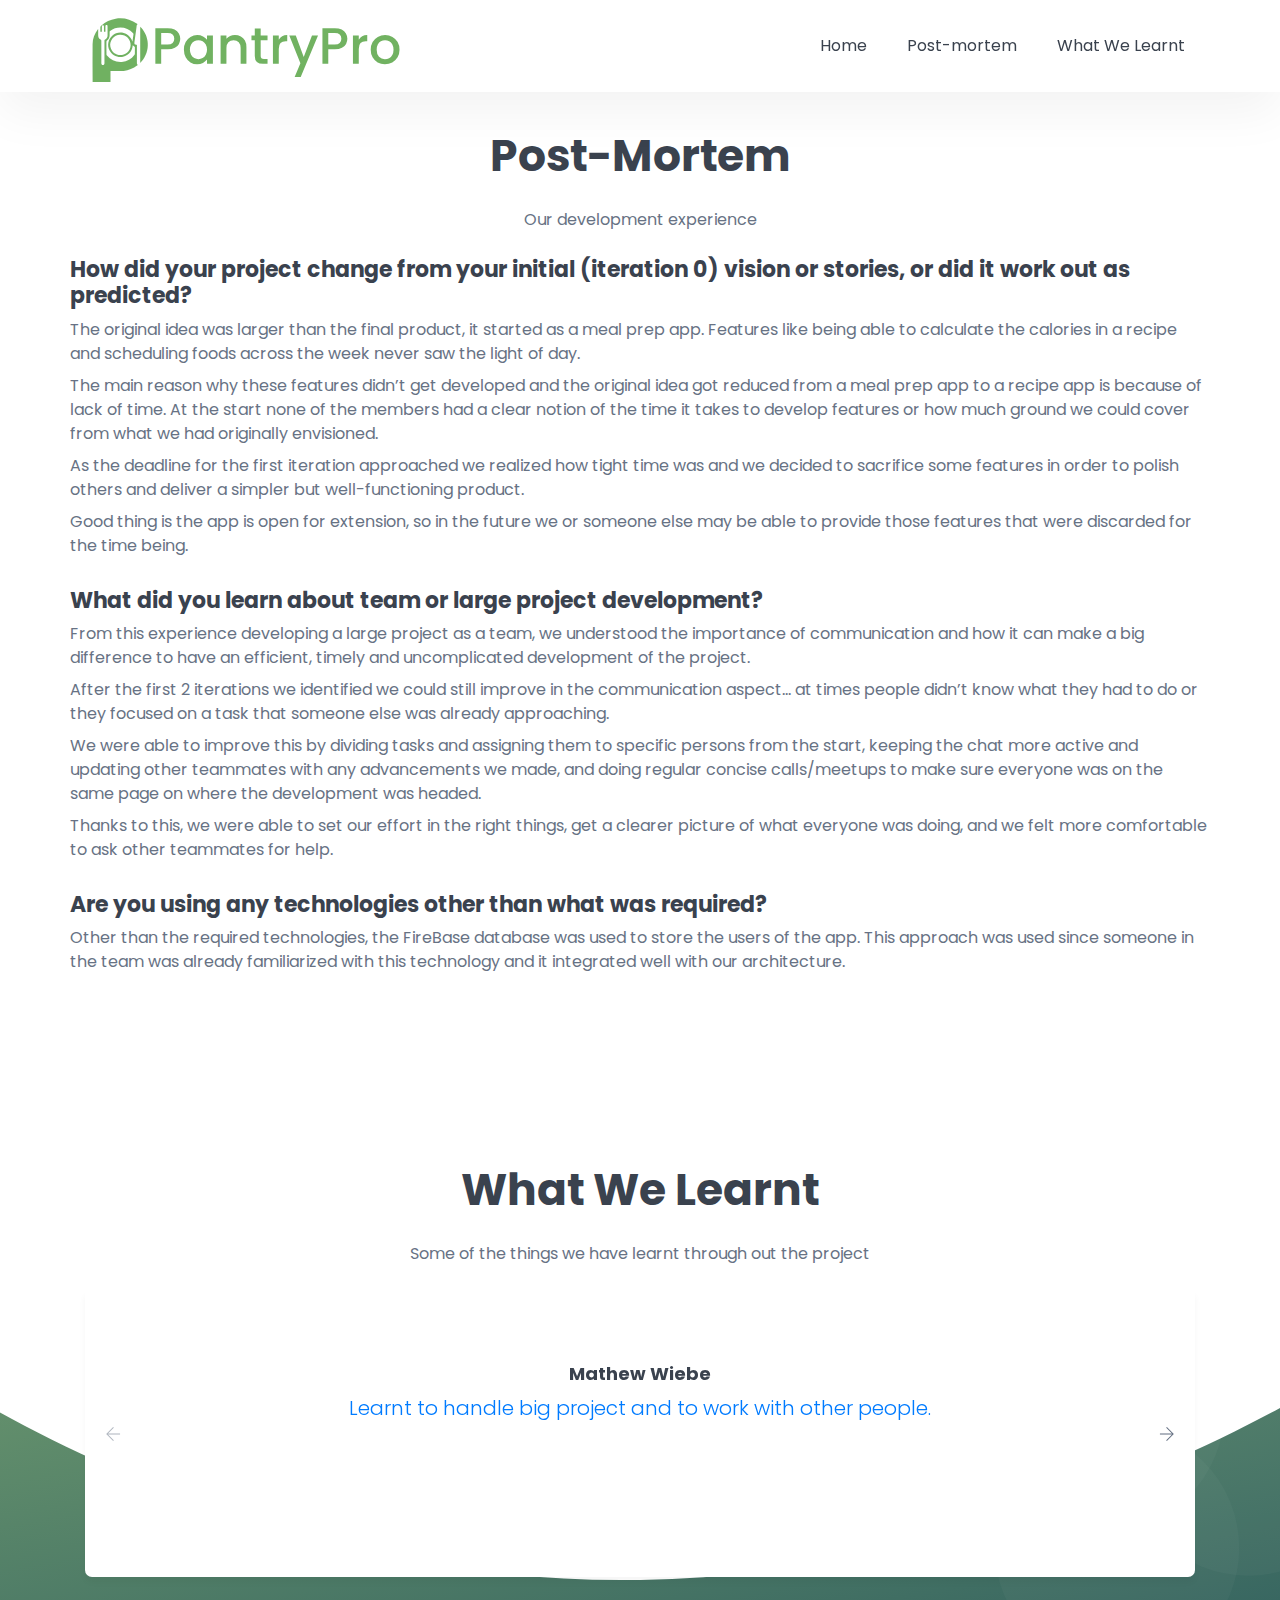
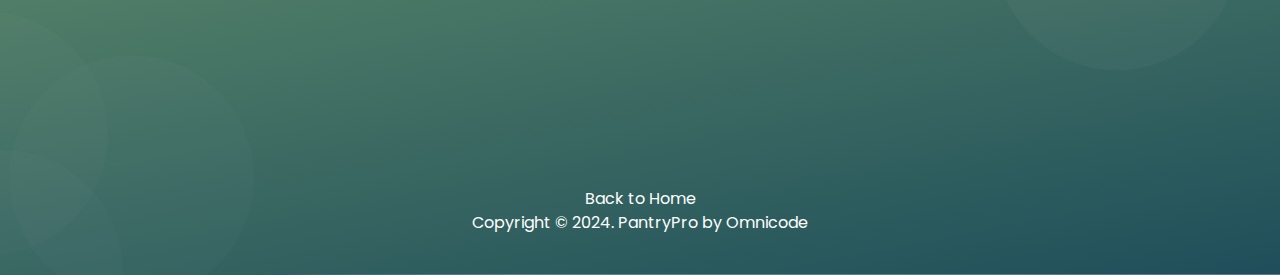
<file: website/postmortem.html>
<!doctype html>
<html class="no-js" lang="en">

<head>
    <meta charset="utf-8">
    
    <!--====== Title ======-->
    <title>PantryPro</title>
    
    <meta name="description" content="">
    <meta name="viewport" content="width=device-width, initial-scale=1">

    <!--====== Favicon Icon ======-->
    <link rel="shortcut icon" href="assets/images/favicon.png" type="image/png">

    <!--====== Animate CSS ======-->
    <link rel="stylesheet" href="assets/css/animate.css">
      
    <!--====== Line Icons CSS ======-->
    <link rel="stylesheet" href="assets/css/LineIcons.2.0.css">

    <!--====== Themify Icons ======-->
    <link rel="stylesheet" href="assets/css/themify-icons.css">

    <!--====== Owl carousel ======-->
    <link rel="stylesheet" href="assets/css/owl.carousel.min.css">
        
    <!--====== Bootstrap CSS ======-->
    <link rel="stylesheet" href="assets/css/bootstrap.4.5.2.min.css">
    
    <!--====== Default CSS ======-->
    <link rel="stylesheet" href="assets/css/default.css">
    
    <!--====== Style CSS ======-->
    <link rel="stylesheet" href="assets/css/style.css">
    
</head>

<body>

    <!--====== PRELOADER PART START ======-->

    <div class="preloader">
        <div class="loader">
            <div class="ytp-spinner">
                <div class="ytp-spinner-container">
                    <div class="ytp-spinner-rotator">
                        <div class="ytp-spinner-left">
                            <div class="ytp-spinner-circle"></div>
                        </div>
                        <div class="ytp-spinner-right">
                            <div class="ytp-spinner-circle"></div>
                        </div>
                    </div>
                </div>
            </div>
        </div>
    </div>

    <!--====== PRELOADER PART ENDS ======-->
    
    <!--====== HEADER PART START ======-->

    <section class="header_area">
        <div class="header_navbar sticky">
            <div class="container">
                <div class="row">
                    <div class="col-lg-12">
                        <nav class="navbar navbar-expand-lg">
                            <a class="navbar-brand" href="index.html">
                                <img src="assets/images/navlogo.svg" alt="Logo">
                            </a>
                            <button class="navbar-toggler" type="button" data-toggle="collapse" data-target="#navbarSupportedContent" aria-controls="navbarSupportedContent" aria-expanded="false" aria-label="Toggle navigation">
                                <span class="toggler-icon"></span>
                                <span class="toggler-icon"></span>
                                <span class="toggler-icon"></span>
                            </button>

                            <div class="collapse navbar-collapse sub-menu-bar" id="navbarSupportedContent">
                                <ul id="nav" class="navbar-nav ml-auto">
                                    <li class="nav-item">
                                        <a class="page-scroll" href="index.html">Home</a>
                                    </li>
                                    <li class="nav-item">
                                        <a class="page-scroll" href="#postmortem">Post-mortem</a>
                                    </li>
                                    <li class="nav-item">
                                        <a class="page-scroll" href="#whatwelearnt">What We Learnt</a>
                                    </li>
                                </ul>
                            </div> <!-- navbar collapse -->
                        </nav> <!-- navbar -->
                    </div>
                </div> <!-- row -->
            </div> <!-- container -->
        </div> <!-- header navbar -->

        
    </section>

    <!--====== HEADER PART ENDS ======-->
    
    <!--====== ABOUT PART START ======-->

    <section id="postmortem" class="about_area pb-80" style="padding-top: 130px">
        <div class="container">
            <div class="row justify-content-center">
                <div class="col-lg-8">
                    <div class="section_title text-center pb-25">
                        <h4 class="title">Post-Mortem</h4>
                        <p>Our development experience</p>
                    </div> <!-- section title -->
                </div>
            </div> <!-- row -->
            <div class="row">
                    <div id="changes" class="each-question">
                        <h4 class="title">How did your project change from your initial (iteration 0) vision or stories, or did it work out as predicted?</h4>
                        <p>The original idea was larger than the final product, it started as a meal prep app. Features like being able to calculate the calories in a recipe and scheduling foods across the week never saw the light of day.</p>
                        <p>The main reason why these features didn’t get developed and the original idea got reduced from a meal prep app to a recipe app is because of lack of time. At the start none of the members had a clear notion of the time it takes to develop features or how much ground we could cover from what we had originally envisioned.</p>
                        <p>As the deadline for the first iteration approached we realized how tight time was and we decided to sacrifice some features in order to polish others and deliver a simpler but well-functioning product.</p>
                        <p>Good thing is the app is open for extension, so in the future we or someone else may be able to provide those features that were discarded for the time being.</p>
                    </div>
                    <div id="learn-dev" class="each-question">
                        <h4 class="title">What did you learn about team or large project development?</h4>
                        <p>From this experience developing a large project as a team, we understood the importance of communication and how it can make a big difference to have an efficient, timely and uncomplicated development of the project.</p>
                        <p>After the first 2 iterations we identified we could still improve in the communication aspect… at times people didn’t know what they had to do or they focused on a task that someone else was already approaching.</p>
                        <p>We were able to improve this by dividing tasks and assigning them to specific persons from the start, keeping the chat more active and updating other teammates with any advancements we made, and doing regular concise calls/meetups to make sure everyone was on the same page on where the development was headed.</p>
                        <p>Thanks to this, we were able to set our effort in the right things, get a clearer picture of what everyone was doing, and we felt more comfortable to ask other teammates for help.</p>
                    </div>
                    <div id="other-tech" class="each-question">
                        <h4 class="title">Are you using any technologies other than what was required?</h4>
                        <p>Other than the required technologies, the FireBase database was used to store the users of the app. This approach was used since someone in the team was already familiarized with this technology and it integrated well with our architecture.</p>
                    </div>
            </div> <!-- row -->
        </div> <!-- container -->
    </section>

    <!--====== ABOUT PART ENDS ======-->
    
    <!--====== LEARNT PART START ======-->

    <section id="whatwelearnt" class="section faq_area pt-80 pb-80">
        <div class="container">
            <div class="row justify-content-center">
                <div class="col-lg-8">
                    <div class="section_title text-center pb-25">
                        <h4 class="title">What We Learnt</h4>
                        <p>Some of the things we have learnt through out the project</p>
                    </div> <!-- section title -->
                </div>
            </div> <!-- row -->
            <div id="all-learnt" class="learnt owl-carousel">
                <div class="learnt-single">
                    <h5 class="mt-4 mb-2">Mathew Wiebe</h5>
                    <blockquote class="blockquote text-primary">
                        Learnt to handle big project and to work with other people.
                    </blockquote>
                </div>
                <div class="learnt-single">
                    <h5 class="mt-4 mb-2">Gustavo Núñez de la Cruz</h5>
                    <blockquote class="blockquote text-primary">
                        Learnt to handle big project and to work with other people.
                    </blockquote>
                </div>
                <div class="learnt-single">
                    <h5 class="mt-4 mb-2">Christian Trites</h5>
                    <blockquote class="blockquote text-primary">
                        Learned specific feature branching strategies and developed communication skills to be able to contribute in a team environment.
                    </blockquote>
                </div>
                <div class="learnt-single">
                    <h5 class="mt-4 mb-2">Anoop Brar</h5>
                    <blockquote class="blockquote text-primary">
                        I've learnt how to use GitLab and how to work collaboratively on a project in GitLab.
                        I've learnt how to use version control to effectively work on a project in a group.I've 
                        gained more experiance in using android studio to create apps and how to write and run 
                        tests for it (like system tests).  
                    </blockquote>
                </div>
                <div class="learnt-single">
                    <h5 class="mt-4 mb-2">NhatAnh Nguyen</h5>
                    <blockquote class="blockquote text-primary">
                        I've learnt to improvise and find alternative solutions to challenges, particularly 
                        in situations where time is limited, rather than rigidly adhere to one approach. Also,
                        I've developed the patience to delve into lengthy documentations of things that are not
                        well explained on StackOverflow.
                    </blockquote>
                </div>
            </div>
        </div> <!-- container -->
    </section>

    <!--====== LEARNT PART ENDS ======-->
    
    <!--====== FOOTER PART START ======-->

    <section id="footer" class="footer_area pt-75 pb-40">
        <div class="container">
            <div class="row justify-content-center">
                <div class="col-lg-7">
                    <div class="footer_copyright text-center mt-55">
                        <p><a href="index.html">Back to Home</a></p>
                        <p>Copyright &copy; 2024. <a href="https://code.cs.umanitoba.ca/comp3350-winter2024/omnicode-a01-10" rel="nofollow">PantryPro by Omnicode</a></p>
                    </div> <!-- footer copyright -->
                </div>
            </div> <!-- row -->
        </div> <!-- container -->
    </section>

    <!--====== FOOTER PART ENDS ======-->
    
    <!--====== BACK TOP TOP PART START ======-->

    <a href="#" class="back-to-top"><i class="lni lni-chevron-up"></i></a>

    <!--====== BACK TOP TOP PART ENDS ======-->

    <!--====== Jquery js ======-->
    <script src="assets/js/vendor/jquery-1.12.4.min.js"></script>
    <script src="assets/js/vendor/modernizr-3.7.1.min.js"></script>
    
    <!--====== Bootstrap js ======-->
    <script src="assets/js/popper.min.js"></script>
    <script src="assets/js/bootstrap.4.5.2.min.js"></script>

    
    <!--====== Scrolling Nav js ======-->
    <script src="assets/js/jquery.easing.min.js"></script>
    <script src="assets/js/scrolling-nav.js"></script>

    <!--====== Owl carousel ======-->
    <script src="assets/js/owl.carousel.min.js"></script>
    
    <!--====== wow js ======-->
    <script src="assets/js/wow.min.js"></script>
    
    <!--====== Main js ======-->
    <script src="assets/js/main.js"></script>
    
</body>

</html>
</file>
<file: website/assets/css/themify-icons.css>
@font-face {
    font-family: 'themify';
    src: url('../fonts/themify.eot?-fvbane');
    src: url('../fonts/themify.eot?#iefix-fvbane') format('embedded-opentype'), url('../fonts/themify.woff?-fvbane') format('woff'), url('../fonts/themify.ttf?-fvbane') format('truetype'), url('../fonts/themify.svg?-fvbane#themify') format('svg');
    font-weight: normal;
    font-style: normal;
}

[class^="ti-"],
[class*=" ti-"] {
    font-family: 'themify';
    speak: none;
    font-style: normal;
    font-weight: normal;
    font-variant: normal;
    text-transform: none;
    line-height: 1;
    /* Better Font Rendering =========== */
    -webkit-font-smoothing: antialiased;
    -moz-osx-font-smoothing: grayscale;
}

.ti-wand:before {
    content: "\e600";
}

.ti-volume:before {
    content: "\e601";
}

.ti-user:before {
    content: "\e602";
}

.ti-unlock:before {
    content: "\e603";
}

.ti-unlink:before {
    content: "\e604";
}

.ti-trash:before {
    content: "\e605";
}

.ti-thought:before {
    content: "\e606";
}

.ti-target:before {
    content: "\e607";
}

.ti-tag:before {
    content: "\e608";
}

.ti-tablet:before {
    content: "\e609";
}

.ti-star:before {
    content: "\e60a";
}

.ti-spray:before {
    content: "\e60b";
}

.ti-signal:before {
    content: "\e60c";
}

.ti-shopping-cart:before {
    content: "\e60d";
}

.ti-shopping-cart-full:before {
    content: "\e60e";
}

.ti-settings:before {
    content: "\e60f";
}

.ti-search:before {
    content: "\e610";
}

.ti-zoom-in:before {
    content: "\e611";
}

.ti-zoom-out:before {
    content: "\e612";
}

.ti-cut:before {
    content: "\e613";
}

.ti-ruler:before {
    content: "\e614";
}

.ti-ruler-pencil:before {
    content: "\e615";
}

.ti-ruler-alt:before {
    content: "\e616";
}

.ti-bookmark:before {
    content: "\e617";
}

.ti-bookmark-alt:before {
    content: "\e618";
}

.ti-reload:before {
    content: "\e619";
}

.ti-plus:before {
    content: "\e61a";
}

.ti-pin:before {
    content: "\e61b";
}

.ti-pencil:before {
    content: "\e61c";
}

.ti-pencil-alt:before {
    content: "\e61d";
}

.ti-paint-roller:before {
    content: "\e61e";
}

.ti-paint-bucket:before {
    content: "\e61f";
}

.ti-na:before {
    content: "\e620";
}

.ti-mobile:before {
    content: "\e621";
}

.ti-minus:before {
    content: "\e622";
}

.ti-medall:before {
    content: "\e623";
}

.ti-medall-alt:before {
    content: "\e624";
}

.ti-marker:before {
    content: "\e625";
}

.ti-marker-alt:before {
    content: "\e626";
}

.ti-arrow-up:before {
    content: "\e627";
}

.ti-arrow-right:before {
    content: "\e628";
}

.ti-arrow-left:before {
    content: "\e629";
}

.ti-arrow-down:before {
    content: "\e62a";
}

.ti-lock:before {
    content: "\e62b";
}

.ti-location-arrow:before {
    content: "\e62c";
}

.ti-link:before {
    content: "\e62d";
}

.ti-layout:before {
    content: "\e62e";
}

.ti-layers:before {
    content: "\e62f";
}

.ti-layers-alt:before {
    content: "\e630";
}

.ti-key:before {
    content: "\e631";
}

.ti-import:before {
    content: "\e632";
}

.ti-image:before {
    content: "\e633";
}

.ti-heart:before {
    content: "\e634";
}

.ti-heart-broken:before {
    content: "\e635";
}

.ti-hand-stop:before {
    content: "\e636";
}

.ti-hand-open:before {
    content: "\e637";
}

.ti-hand-drag:before {
    content: "\e638";
}

.ti-folder:before {
    content: "\e639";
}

.ti-flag:before {
    content: "\e63a";
}

.ti-flag-alt:before {
    content: "\e63b";
}

.ti-flag-alt-2:before {
    content: "\e63c";
}

.ti-eye:before {
    content: "\e63d";
}

.ti-export:before {
    content: "\e63e";
}

.ti-exchange-vertical:before {
    content: "\e63f";
}

.ti-desktop:before {
    content: "\e640";
}

.ti-cup:before {
    content: "\e641";
}

.ti-crown:before {
    content: "\e642";
}

.ti-comments:before {
    content: "\e643";
}

.ti-comment:before {
    content: "\e644";
}

.ti-comment-alt:before {
    content: "\e645";
}

.ti-close:before {
    content: "\e646";
}

.ti-clip:before {
    content: "\e647";
}

.ti-angle-up:before {
    content: "\e648";
}

.ti-angle-right:before {
    content: "\e649";
}

.ti-angle-left:before {
    content: "\e64a";
}

.ti-angle-down:before {
    content: "\e64b";
}

.ti-check:before {
    content: "\e64c";
}

.ti-check-box:before {
    content: "\e64d";
}

.ti-camera:before {
    content: "\e64e";
}

.ti-announcement:before {
    content: "\e64f";
}

.ti-brush:before {
    content: "\e650";
}

.ti-briefcase:before {
    content: "\e651";
}

.ti-bolt:before {
    content: "\e652";
}

.ti-bolt-alt:before {
    content: "\e653";
}

.ti-blackboard:before {
    content: "\e654";
}

.ti-bag:before {
    content: "\e655";
}

.ti-move:before {
    content: "\e656";
}

.ti-arrows-vertical:before {
    content: "\e657";
}

.ti-arrows-horizontal:before {
    content: "\e658";
}

.ti-fullscreen:before {
    content: "\e659";
}

.ti-arrow-top-right:before {
    content: "\e65a";
}

.ti-arrow-top-left:before {
    content: "\e65b";
}

.ti-arrow-circle-up:before {
    content: "\e65c";
}

.ti-arrow-circle-right:before {
    content: "\e65d";
}

.ti-arrow-circle-left:before {
    content: "\e65e";
}

.ti-arrow-circle-down:before {
    content: "\e65f";
}

.ti-angle-double-up:before {
    content: "\e660";
}

.ti-angle-double-right:before {
    content: "\e661";
}

.ti-angle-double-left:before {
    content: "\e662";
}

.ti-angle-double-down:before {
    content: "\e663";
}

.ti-zip:before {
    content: "\e664";
}

.ti-world:before {
    content: "\e665";
}

.ti-wheelchair:before {
    content: "\e666";
}

.ti-view-list:before {
    content: "\e667";
}

.ti-view-list-alt:before {
    content: "\e668";
}

.ti-view-grid:before {
    content: "\e669";
}

.ti-uppercase:before {
    content: "\e66a";
}

.ti-upload:before {
    content: "\e66b";
}

.ti-underline:before {
    content: "\e66c";
}

.ti-truck:before {
    content: "\e66d";
}

.ti-timer:before {
    content: "\e66e";
}

.ti-ticket:before {
    content: "\e66f";
}

.ti-thumb-up:before {
    content: "\e670";
}

.ti-thumb-down:before {
    content: "\e671";
}

.ti-text:before {
    content: "\e672";
}

.ti-stats-up:before {
    content: "\e673";
}

.ti-stats-down:before {
    content: "\e674";
}

.ti-split-v:before {
    content: "\e675";
}

.ti-split-h:before {
    content: "\e676";
}

.ti-smallcap:before {
    content: "\e677";
}

.ti-shine:before {
    content: "\e678";
}

.ti-shift-right:before {
    content: "\e679";
}

.ti-shift-left:before {
    content: "\e67a";
}

.ti-shield:before {
    content: "\e67b";
}

.ti-notepad:before {
    content: "\e67c";
}

.ti-server:before {
    content: "\e67d";
}

.ti-quote-right:before {
    content: "\e67e";
}

.ti-quote-left:before {
    content: "\e67f";
}

.ti-pulse:before {
    content: "\e680";
}

.ti-printer:before {
    content: "\e681";
}

.ti-power-off:before {
    content: "\e682";
}

.ti-plug:before {
    content: "\e683";
}

.ti-pie-chart:before {
    content: "\e684";
}

.ti-paragraph:before {
    content: "\e685";
}

.ti-panel:before {
    content: "\e686";
}

.ti-package:before {
    content: "\e687";
}

.ti-music:before {
    content: "\e688";
}

.ti-music-alt:before {
    content: "\e689";
}

.ti-mouse:before {
    content: "\e68a";
}

.ti-mouse-alt:before {
    content: "\e68b";
}

.ti-money:before {
    content: "\e68c";
}

.ti-microphone:before {
    content: "\e68d";
}

.ti-menu:before {
    content: "\e68e";
}

.ti-menu-alt:before {
    content: "\e68f";
}

.ti-map:before {
    content: "\e690";
}

.ti-map-alt:before {
    content: "\e691";
}

.ti-loop:before {
    content: "\e692";
}

.ti-location-pin:before {
    content: "\e693";
}

.ti-list:before {
    content: "\e694";
}

.ti-light-bulb:before {
    content: "\e695";
}

.ti-Italic:before {
    content: "\e696";
}

.ti-info:before {
    content: "\e697";
}

.ti-infinite:before {
    content: "\e698";
}

.ti-id-badge:before {
    content: "\e699";
}

.ti-hummer:before {
    content: "\e69a";
}

.ti-home:before {
    content: "\e69b";
}

.ti-help:before {
    content: "\e69c";
}

.ti-headphone:before {
    content: "\e69d";
}

.ti-harddrives:before {
    content: "\e69e";
}

.ti-harddrive:before {
    content: "\e69f";
}

.ti-gift:before {
    content: "\e6a0";
}

.ti-game:before {
    content: "\e6a1";
}

.ti-filter:before {
    content: "\e6a2";
}

.ti-files:before {
    content: "\e6a3";
}

.ti-file:before {
    content: "\e6a4";
}

.ti-eraser:before {
    content: "\e6a5";
}

.ti-envelope:before {
    content: "\e6a6";
}

.ti-download:before {
    content: "\e6a7";
}

.ti-direction:before {
    content: "\e6a8";
}

.ti-direction-alt:before {
    content: "\e6a9";
}

.ti-dashboard:before {
    content: "\e6aa";
}

.ti-control-stop:before {
    content: "\e6ab";
}

.ti-control-shuffle:before {
    content: "\e6ac";
}

.ti-control-play:before {
    content: "\e6ad";
}

.ti-control-pause:before {
    content: "\e6ae";
}

.ti-control-forward:before {
    content: "\e6af";
}

.ti-control-backward:before {
    content: "\e6b0";
}

.ti-cloud:before {
    content: "\e6b1";
}

.ti-cloud-up:before {
    content: "\e6b2";
}

.ti-cloud-down:before {
    content: "\e6b3";
}

.ti-clipboard:before {
    content: "\e6b4";
}

.ti-car:before {
    content: "\e6b5";
}

.ti-calendar:before {
    content: "\e6b6";
}

.ti-book:before {
    content: "\e6b7";
}

.ti-bell:before {
    content: "\e6b8";
}

.ti-basketball:before {
    content: "\e6b9";
}

.ti-bar-chart:before {
    content: "\e6ba";
}

.ti-bar-chart-alt:before {
    content: "\e6bb";
}

.ti-back-right:before {
    content: "\e6bc";
}

.ti-back-left:before {
    content: "\e6bd";
}

.ti-arrows-corner:before {
    content: "\e6be";
}

.ti-archive:before {
    content: "\e6bf";
}

.ti-anchor:before {
    content: "\e6c0";
}

.ti-align-right:before {
    content: "\e6c1";
}

.ti-align-left:before {
    content: "\e6c2";
}

.ti-align-justify:before {
    content: "\e6c3";
}

.ti-align-center:before {
    content: "\e6c4";
}

.ti-alert:before {
    content: "\e6c5";
}

.ti-alarm-clock:before {
    content: "\e6c6";
}

.ti-agenda:before {
    content: "\e6c7";
}

.ti-write:before {
    content: "\e6c8";
}

.ti-window:before {
    content: "\e6c9";
}

.ti-widgetized:before {
    content: "\e6ca";
}

.ti-widget:before {
    content: "\e6cb";
}

.ti-widget-alt:before {
    content: "\e6cc";
}

.ti-wallet:before {
    content: "\e6cd";
}

.ti-video-clapper:before {
    content: "\e6ce";
}

.ti-video-camera:before {
    content: "\e6cf";
}

.ti-vector:before {
    content: "\e6d0";
}

.ti-themify-logo:before {
    content: "\e6d1";
}

.ti-themify-favicon:before {
    content: "\e6d2";
}

.ti-themify-favicon-alt:before {
    content: "\e6d3";
}

.ti-support:before {
    content: "\e6d4";
}

.ti-stamp:before {
    content: "\e6d5";
}

.ti-split-v-alt:before {
    content: "\e6d6";
}

.ti-slice:before {
    content: "\e6d7";
}

.ti-shortcode:before {
    content: "\e6d8";
}

.ti-shift-right-alt:before {
    content: "\e6d9";
}

.ti-shift-left-alt:before {
    content: "\e6da";
}

.ti-ruler-alt-2:before {
    content: "\e6db";
}

.ti-receipt:before {
    content: "\e6dc";
}

.ti-pin2:before {
    content: "\e6dd";
}

.ti-pin-alt:before {
    content: "\e6de";
}

.ti-pencil-alt2:before {
    content: "\e6df";
}

.ti-palette:before {
    content: "\e6e0";
}

.ti-more:before {
    content: "\e6e1";
}

.ti-more-alt:before {
    content: "\e6e2";
}

.ti-microphone-alt:before {
    content: "\e6e3";
}

.ti-magnet:before {
    content: "\e6e4";
}

.ti-line-double:before {
    content: "\e6e5";
}

.ti-line-dotted:before {
    content: "\e6e6";
}

.ti-line-dashed:before {
    content: "\e6e7";
}

.ti-layout-width-full:before {
    content: "\e6e8";
}

.ti-layout-width-default:before {
    content: "\e6e9";
}

.ti-layout-width-default-alt:before {
    content: "\e6ea";
}

.ti-layout-tab:before {
    content: "\e6eb";
}

.ti-layout-tab-window:before {
    content: "\e6ec";
}

.ti-layout-tab-v:before {
    content: "\e6ed";
}

.ti-layout-tab-min:before {
    content: "\e6ee";
}

.ti-layout-slider:before {
    content: "\e6ef";
}

.ti-layout-slider-alt:before {
    content: "\e6f0";
}

.ti-layout-sidebar-right:before {
    content: "\e6f1";
}

.ti-layout-sidebar-none:before {
    content: "\e6f2";
}

.ti-layout-sidebar-left:before {
    content: "\e6f3";
}

.ti-layout-placeholder:before {
    content: "\e6f4";
}

.ti-layout-menu:before {
    content: "\e6f5";
}

.ti-layout-menu-v:before {
    content: "\e6f6";
}

.ti-layout-menu-separated:before {
    content: "\e6f7";
}

.ti-layout-menu-full:before {
    content: "\e6f8";
}

.ti-layout-media-right-alt:before {
    content: "\e6f9";
}

.ti-layout-media-right:before {
    content: "\e6fa";
}

.ti-layout-media-overlay:before {
    content: "\e6fb";
}

.ti-layout-media-overlay-alt:before {
    content: "\e6fc";
}

.ti-layout-media-overlay-alt-2:before {
    content: "\e6fd";
}

.ti-layout-media-left-alt:before {
    content: "\e6fe";
}

.ti-layout-media-left:before {
    content: "\e6ff";
}

.ti-layout-media-center-alt:before {
    content: "\e700";
}

.ti-layout-media-center:before {
    content: "\e701";
}

.ti-layout-list-thumb:before {
    content: "\e702";
}

.ti-layout-list-thumb-alt:before {
    content: "\e703";
}

.ti-layout-list-post:before {
    content: "\e704";
}

.ti-layout-list-large-image:before {
    content: "\e705";
}

.ti-layout-line-solid:before {
    content: "\e706";
}

.ti-layout-grid4:before {
    content: "\e707";
}

.ti-layout-grid3:before {
    content: "\e708";
}

.ti-layout-grid2:before {
    content: "\e709";
}

.ti-layout-grid2-thumb:before {
    content: "\e70a";
}

.ti-layout-cta-right:before {
    content: "\e70b";
}

.ti-layout-cta-left:before {
    content: "\e70c";
}

.ti-layout-cta-center:before {
    content: "\e70d";
}

.ti-layout-cta-btn-right:before {
    content: "\e70e";
}

.ti-layout-cta-btn-left:before {
    content: "\e70f";
}

.ti-layout-column4:before {
    content: "\e710";
}

.ti-layout-column3:before {
    content: "\e711";
}

.ti-layout-column2:before {
    content: "\e712";
}

.ti-layout-accordion-separated:before {
    content: "\e713";
}

.ti-layout-accordion-merged:before {
    content: "\e714";
}

.ti-layout-accordion-list:before {
    content: "\e715";
}

.ti-ink-pen:before {
    content: "\e716";
}

.ti-info-alt:before {
    content: "\e717";
}

.ti-help-alt:before {
    content: "\e718";
}

.ti-headphone-alt:before {
    content: "\e719";
}

.ti-hand-point-up:before {
    content: "\e71a";
}

.ti-hand-point-right:before {
    content: "\e71b";
}

.ti-hand-point-left:before {
    content: "\e71c";
}

.ti-hand-point-down:before {
    content: "\e71d";
}

.ti-gallery:before {
    content: "\e71e";
}

.ti-face-smile:before {
    content: "\e71f";
}

.ti-face-sad:before {
    content: "\e720";
}

.ti-credit-card:before {
    content: "\e721";
}

.ti-control-skip-forward:before {
    content: "\e722";
}

.ti-control-skip-backward:before {
    content: "\e723";
}

.ti-control-record:before {
    content: "\e724";
}

.ti-control-eject:before {
    content: "\e725";
}

.ti-comments-smiley:before {
    content: "\e726";
}

.ti-brush-alt:before {
    content: "\e727";
}

.ti-youtube:before {
    content: "\e728";
}

.ti-vimeo:before {
    content: "\e729";
}

.ti-twitter:before {
    content: "\e72a";
}

.ti-time:before {
    content: "\e72b";
}

.ti-tumblr:before {
    content: "\e72c";
}

.ti-skype:before {
    content: "\e72d";
}

.ti-share:before {
    content: "\e72e";
}

.ti-share-alt:before {
    content: "\e72f";
}

.ti-rocket:before {
    content: "\e730";
}

.ti-pinterest:before {
    content: "\e731";
}

.ti-new-window:before {
    content: "\e732";
}

.ti-microsoft:before {
    content: "\e733";
}

.ti-list-ol:before {
    content: "\e734";
}

.ti-linkedin:before {
    content: "\e735";
}

.ti-layout-sidebar-2:before {
    content: "\e736";
}

.ti-layout-grid4-alt:before {
    content: "\e737";
}

.ti-layout-grid3-alt:before {
    content: "\e738";
}

.ti-layout-grid2-alt:before {
    content: "\e739";
}

.ti-layout-column4-alt:before {
    content: "\e73a";
}

.ti-layout-column3-alt:before {
    content: "\e73b";
}

.ti-layout-column2-alt:before {
    content: "\e73c";
}

.ti-instagram:before {
    content: "\e73d";
}

.ti-google:before {
    content: "\e73e";
}

.ti-github:before {
    content: "\e73f";
}

.ti-flickr:before {
    content: "\e740";
}

.ti-facebook:before {
    content: "\e741";
}

.ti-dropbox:before {
    content: "\e742";
}

.ti-dribbble:before {
    content: "\e743";
}

.ti-apple:before {
    content: "\e744";
}

.ti-android:before {
    content: "\e745";
}

.ti-save:before {
    content: "\e746";
}

.ti-save-alt:before {
    content: "\e747";
}

.ti-yahoo:before {
    content: "\e748";
}

.ti-wordpress:before {
    content: "\e749";
}

.ti-vimeo-alt:before {
    content: "\e74a";
}

.ti-twitter-alt:before {
    content: "\e74b";
}

.ti-tumblr-alt:before {
    content: "\e74c";
}

.ti-trello:before {
    content: "\e74d";
}

.ti-stack-overflow:before {
    content: "\e74e";
}

.ti-soundcloud:before {
    content: "\e74f";
}

.ti-sharethis:before {
    content: "\e750";
}

.ti-sharethis-alt:before {
    content: "\e751";
}

.ti-reddit:before {
    content: "\e752";
}

.ti-pinterest-alt:before {
    content: "\e753";
}

.ti-microsoft-alt:before {
    content: "\e754";
}

.ti-linux:before {
    content: "\e755";
}

.ti-jsfiddle:before {
    content: "\e756";
}

.ti-joomla:before {
    content: "\e757";
}

.ti-html5:before {
    content: "\e758";
}

.ti-flickr-alt:before {
    content: "\e759";
}

.ti-email:before {
    content: "\e75a";
}

.ti-drupal:before {
    content: "\e75b";
}

.ti-dropbox-alt:before {
    content: "\e75c";
}

.ti-css3:before {
    content: "\e75d";
}

.ti-rss:before {
    content: "\e75e";
}

.ti-rss-alt:before {
    content: "\e75f";
}

.ti-lg {
    font-size: 1.33333333em;
    line-height: 0.75em;
    vertical-align: -15%;
}

.ti-2x {
    font-size: 2em;
}

.ti-3x {
    font-size: 3em;
}

.ti-4x {
    font-size: 4em;
}

.ti-5x {
    font-size: 5em;
}
</file>
<file: website/assets/css/default.css>
/* Deafult Margin & Padding */
/*-- Margin Top --*/
.mt-5 {
	margin-top: 5px;
}
.mt-10 {
	margin-top: 10px;
}
.mt-15 {
	margin-top: 15px;
}
.mt-20 {
	margin-top: 20px;
}
.mt-25 {
	margin-top: 25px;
}
.mt-30 {
	margin-top: 30px;
}
.mt-35 {
	margin-top: 35px;
}
.mt-40 {
	margin-top: 40px;
}
.mt-45 {
	margin-top: 45px;
}
.mt-50 {
	margin-top: 50px;
}
.mt-55 {
	margin-top: 55px;
}
.mt-60 {
	margin-top: 60px;
}
.mt-65 {
	margin-top: 65px;
}
.mt-70 {
	margin-top: 70px;
}
.mt-75 {
	margin-top: 75px;
}
.mt-80 {
	margin-top: 80px;
}
.mt-85 {
	margin-top: 85px;
}
.mt-90 {
	margin-top: 90px;
}
.mt-95 {
	margin-top: 95px;
}
.mt-100 {
	margin-top: 100px;
}
.mt-105 {
	margin-top: 105px;
}
.mt-110 {
	margin-top: 110px;
}
.mt-115 {
	margin-top: 115px;
}
.mt-120 {
	margin-top: 120px;
}
.mt-125 {
	margin-top: 125px;
}
.mt-130 {
	margin-top: 130px;
}
.mt-135 {
	margin-top: 135px;
}
.mt-140 {
	margin-top: 140px;
}
.mt-145 {
	margin-top: 145px;
}
.mt-150 {
	margin-top: 150px;
}
.mt-155 {
	margin-top: 155px;
}
.mt-160 {
	margin-top: 160px;
}
.mt-165 {
	margin-top: 165px;
}
.mt-170 {
	margin-top: 170px;
}
.mt-175 {
	margin-top: 175px;
}
.mt-180 {
	margin-top: 180px;
}
.mt-185 {
	margin-top: 185px;
}
.mt-190 {
	margin-top: 190px;
}
.mt-195 {
	margin-top: 195px;
}
.mt-200 {
	margin-top: 200px;
}
/*-- Margin Bottom --*/

.mb-5 {
	margin-bottom: 5px;
}
.mb-10 {
	margin-bottom: 10px;
}
.mb-15 {
	margin-bottom: 15px;
}
.mb-20 {
	margin-bottom: 20px;
}
.mb-25 {
	margin-bottom: 25px;
}
.mb-30 {
	margin-bottom: 30px;
}
.mb-35 {
	margin-bottom: 35px;
}
.mb-40 {
	margin-bottom: 40px;
}
.mb-45 {
	margin-bottom: 45px;
}
.mb-50 {
	margin-bottom: 50px;
}
.mb-55 {
	margin-bottom: 55px;
}
.mb-60 {
	margin-bottom: 60px;
}
.mb-65 {
	margin-bottom: 65px;
}
.mb-70 {
	margin-bottom: 70px;
}
.mb-75 {
	margin-bottom: 75px;
}
.mb-80 {
	margin-bottom: 80px;
}
.mb-85 {
	margin-bottom: 85px;
}
.mb-90 {
	margin-bottom: 90px;
}
.mb-95 {
	margin-bottom: 95px;
}
.mb-100 {
	margin-bottom: 100px;
}
.mb-105 {
	margin-bottom: 105px;
}
.mb-110 {
	margin-bottom: 110px;
}
.mb-115 {
	margin-bottom: 115px;
}
.mb-120 {
	margin-bottom: 120px;
}
.mb-125 {
	margin-bottom: 125px;
}
.mb-130 {
	margin-bottom: 130px;
}
.mb-135 {
	margin-bottom: 135px;
}
.mb-140 {
	margin-bottom: 140px;
}
.mb-145 {
	margin-bottom: 145px;
}
.mb-150 {
	margin-bottom: 150px;
}
.mb-155 {
	margin-bottom: 155px;
}
.mb-160 {
	margin-bottom: 160px;
}
.mb-165 {
	margin-bottom: 165px;
}
.mb-170 {
	margin-bottom: 170px;
}
.mb-175 {
	margin-bottom: 175px;
}
.mb-180 {
	margin-bottom: 180px;
}
.mb-185 {
	margin-bottom: 185px;
}
.mb-190 {
	margin-bottom: 190px;
}
.mb-195 {
	margin-bottom: 195px;
}
.mb-200 {
	margin-bottom: 200px;
}
/*-- margin left --*/
.ml-5 {
	margin-left: 5px;
}
.ml-10 {
	margin-left: 10px;
}
.ml-15 {
	margin-left: 15px;
}
.ml-20 {
	margin-left: 20px;
}
.ml-25 {
	margin-left: 25px;
}
.ml-30 {
	margin-left: 30px;
}
.ml-35 {
	margin-left: 35px;
}
.ml-40 {
	margin-left: 40px;
}
.ml-45 {
	margin-left: 45px;
}
.ml-50 {
	margin-left: 50px;
}
.ml-55 {
	margin-left: 55px;
}
.ml-60 {
	margin-left: 60px;
}
.ml-65 {
	margin-left: 65px;
}
.ml-70 {
	margin-left: 70px;
}
.ml-75 {
	margin-left: 75px;
}
.ml-80 {
	margin-left: 80px;
}
.ml-85 {
	margin-left: 85px;
}
.ml-90 {
	margin-left: 90px;
}
.ml-95 {
	margin-left: 95px;
}
.ml-100 {
	margin-left: 100px;
}
.ml-105 {
	margin-left: 105px;
}
.ml-110 {
	margin-left: 110px;
}
.ml-115 {
	margin-left: 115px;
}
.ml-120 {
	margin-left: 120px;
}
.ml-125 {
	margin-left: 125px;
}
.ml-130 {
	margin-left: 130px;
}
.ml-135 {
	margin-left: 135px;
}
.ml-140 {
	margin-left: 140px;
}
.ml-145 {
	margin-left: 145px;
}
.ml-150 {
	margin-left: 150px;
}
.ml-155 {
	margin-left: 155px;
}
.ml-160 {
	margin-left: 160px;
}
.ml-165 {
	margin-left: 165px;
}
.ml-170 {
	margin-left: 170px;
}
.ml-175 {
	margin-left: 175px;
}
.ml-180 {
	margin-left: 180px;
}
.ml-185 {
	margin-left: 185px;
}
.ml-190 {
	margin-left: 190px;
}
.ml-195 {
	margin-left: 195px;
}
.ml-200 {
	margin-left: 200px;
}
/*-- margin right --*/
.mr-5 {
	margin-right: 5px;
}
.mr-10 {
	margin-right: 10px;
}
.mr-15 {
	margin-right: 15px;
}
.mr-20 {
	margin-right: 20px;
}
.mr-25 {
	margin-right: 25px;
}
.mr-30 {
	margin-right: 30px;
}
.mr-35 {
	margin-right: 35px;
}
.mr-40 {
	margin-right: 40px;
}
.mr-45 {
	margin-right: 45px;
}
.mr-50 {
	margin-right: 50px;
}
.mr-55 {
	margin-right: 55px;
}
.mr-60 {
	margin-right: 60px;
}
.mr-65 {
	margin-right: 65px;
}
.mr-70 {
	margin-right: 70px;
}
.mr-75 {
	margin-right: 75px;
}
.mr-80 {
	margin-right: 80px;
}
.mr-85 {
	margin-right: 85px;
}
.mr-90 {
	margin-right: 90px;
}
.mr-95 {
	margin-right: 95px;
}
.mr-100 {
	margin-right: 100px;
}
.mr-105 {
	margin-right: 105px;
}
.mr-110 {
	margin-right: 110px;
}
.mr-115 {
	margin-right: 115px;
}
.mr-120 {
	margin-right: 120px;
}
.mr-125 {
	margin-right: 125px;
}
.mr-130 {
	margin-right: 130px;
}
.mr-135 {
	margin-right: 135px;
}
.mr-140 {
	margin-right: 140px;
}
.mr-145 {
	margin-right: 145px;
}
.mr-150 {
	margin-right: 150px;
}
.mr-155 {
	margin-right: 155px;
}
.mr-160 {
	margin-right: 160px;
}
.mr-165 {
	margin-right: 165px;
}
.mr-170 {
	margin-right: 170px;
}
.mr-175 {
	margin-right: 175px;
}
.mr-180 {
	margin-right: 180px;
}
.mr-185 {
	margin-right: 185px;
}
.mr-190 {
	margin-right: 190px;
}
.mr-195 {
	margin-right: 195px;
}
.mr-200 {
	margin-right: 200px;
}


/*-- Padding Top --*/

.pt-5 {
	padding-top: 5px;
}
.pt-10 {
	padding-top: 10px;
}
.pt-15 {
	padding-top: 15px;
}
.pt-20 {
	padding-top: 20px;
}
.pt-25 {
	padding-top: 25px;
}
.pt-30 {
	padding-top: 30px;
}
.pt-35 {
	padding-top: 35px;
}
.pt-40 {
	padding-top: 40px;
}
.pt-45 {
	padding-top: 45px;
}
.pt-50 {
	padding-top: 50px;
}
.pt-55 {
	padding-top: 55px;
}
.pt-60 {
	padding-top: 60px;
}
.pt-65 {
	padding-top: 65px;
}
.pt-70 {
	padding-top: 70px;
}
.pt-75 {
	padding-top: 75px;
}
.pt-80 {
	padding-top: 80px;
}
.pt-85 {
	padding-top: 85px;
}
.pt-90 {
	padding-top: 90px;
}
.pt-95 {
	padding-top: 95px;
}
.pt-100 {
	padding-top: 100px;
}
.pt-105 {
	padding-top: 105px;
}
.pt-110 {
	padding-top: 110px;
}
.pt-115 {
	padding-top: 115px;
}
.pt-120 {
	padding-top: 120px;
}
.pt-125 {
	padding-top: 125px;
}
.pt-130 {
	padding-top: 130px;
}
.pt-135 {
	padding-top: 135px;
}
.pt-140 {
	padding-top: 140px;
}
.pt-145 {
	padding-top: 145px;
}
.pt-150 {
	padding-top: 150px;
}
.pt-155 {
	padding-top: 155px;
}
.pt-160 {
	padding-top: 160px;
}
.pt-165 {
	padding-top: 165px;
}
.pt-170 {
	padding-top: 170px;
}
.pt-175 {
	padding-top: 175px;
}
.pt-180 {
	padding-top: 180px;
}
.pt-185 {
	padding-top: 185px;
}
.pt-190 {
	padding-top: 190px;
}
.pt-195 {
	padding-top: 195px;
}
.pt-200 {
	padding-top: 200px;
}
/*-- Padding Bottom --*/

.pb-5 {
	padding-bottom: 5px;
}
.pb-10 {
	padding-bottom: 10px;
}
.pb-15 {
	padding-bottom: 15px;
}
.pb-20 {
	padding-bottom: 20px;
}
.pb-25 {
	padding-bottom: 25px;
}
.pb-30 {
	padding-bottom: 30px;
}
.pb-35 {
	padding-bottom: 35px;
}
.pb-40 {
	padding-bottom: 40px;
}
.pb-45 {
	padding-bottom: 45px;
}
.pb-50 {
	padding-bottom: 50px;
}
.pb-55 {
	padding-bottom: 55px;
}
.pb-60 {
	padding-bottom: 60px;
}
.pb-65 {
	padding-bottom: 65px;
}
.pb-70 {
	padding-bottom: 70px;
}
.pb-75 {
	padding-bottom: 75px;
}
.pb-80 {
	padding-bottom: 80px;
}
.pb-85 {
	padding-bottom: 85px;
}
.pb-90 {
	padding-bottom: 90px;
}
.pb-95 {
	padding-bottom: 95px;
}
.pb-100 {
	padding-bottom: 100px;
}
.pb-105 {
	padding-bottom: 105px;
}
.pb-110 {
	padding-bottom: 110px;
}
.pb-115 {
	padding-bottom: 115px;
}
.pb-120 {
	padding-bottom: 120px;
}
.pb-125 {
	padding-bottom: 125px;
}
.pb-130 {
	padding-bottom: 130px;
}
.pb-135 {
	padding-bottom: 135px;
}
.pb-140 {
	padding-bottom: 140px;
}
.pb-145 {
	padding-bottom: 145px;
}
.pb-150 {
	padding-bottom: 150px;
}
.pb-155 {
	padding-bottom: 155px;
}
.pb-160 {
	padding-bottom: 160px;
}
.pb-165 {
	padding-bottom: 165px;
}
.pb-170 {
	padding-bottom: 170px;
}
.pb-175 {
	padding-bottom: 175px;
}
.pb-180 {
	padding-bottom: 180px;
}
.pb-185 {
	padding-bottom: 185px;
}
.pb-190 {
	padding-bottom: 190px;
}
.pb-195 {
	padding-bottom: 195px;
}
.pb-200 {
	padding-bottom: 200px;
}

/*-- Padding left --*/

.pl-0 {
	padding-left: 0px;
}
.pl-5 {
	padding-left: 5px;
}
.pl-10 {
	padding-left: 10px;
}
.pl-15 {
	padding-left: 15px;
}
.pl-20 {
	padding-left: 20px;
}
.pl-25 {
	padding-left: 25px;
}
.pl-30 {
	padding-left: 30px;
}
.pl-35 {
	padding-left: 35px;
}
.pl-40 {
	padding-left: 40px;
}
.pl-45 {
	padding-left: 45px;
}
.pl-50 {
	padding-left: 50px;
}
.pl-55 {
	padding-left: 55px;
}
.pl-60 {
	padding-left: 60px;
}
.pl-65 {
	padding-left: 65px;
}
.pl-70 {
	padding-left: 70px;
}
.pl-75 {
	padding-left: 75px;
}
.pl-80 {
	padding-left: 80px;
}
.pl-85 {
	padding-left: 85px;
}
.pl-90 {
	padding-left: 90px;
}
.pl-100 {
	padding-left: 100px;
}
.pl-105 {
	padding-left: 105px;
}
.pl-110 {
	padding-left: 110px;
}
.pl-115 {
	padding-left: 115px;
}
.pl-120 {
	padding-left: 120px;
}
.pl-125 {
	padding-left: 125px;
}
/*-- Padding right --*/

.pr-0 {
	padding-right: 0px;
}
.pr-5 {
	padding-right: 5px;
}
.pr-10 {
	padding-right: 10px;
}
.pr-15 {
	padding-right: 15px;
}
.pr-20 {
	padding-right: 20px;
}
.pr-25 {
	padding-right: 25px;
}
.pr-30 {
	padding-right: 30px;
}
.pr-35 {
	padding-right: 35px;
}
.pr-40 {
	padding-right: 40px;
}
.pr-45 {
	padding-right: 45px;
}
.pr-50 {
	padding-right: 50px;
}
.pr-55 {
	padding-right: 55px;
}
.pr-60 {
	padding-right: 60px;
}
.pr-65 {
	padding-right: 65px;
}
.pr-70 {
	padding-right: 70px;
}
.pr-75 {
	padding-right: 75px;
}
.pr-80 {
	padding-right: 80px;
}
.pr-85 {
	padding-right: 85px;
}
.pr-90 {
	padding-right: 90px;
}
.pr-95 {
	padding-right: 95px;
}
.pr-100 {
	padding-right: 100px;
}
.pr-105 {
	padding-right: 105px;
}
/* Background Color */

.gray-bg {
	background: #f6f6f6;
}
.white-bg {
	background: #fff;
}
.black-bg {
	background: #222;
}
/* Color */

.white {
	color: #fff;
}
.black {
	color: #222;
}
/* black overlay */

[data-overlay] {
	position: relative;
}
[data-overlay]::before {
	background: #000 none repeat scroll 0 0;
	content: "";
	height: 100%;
	left: 0;
	position: absolute;
	top: 0;
	width: 100%;
	z-index: 1;
}
[data-overlay="3"]::before {
	opacity: 0.3;
}
[data-overlay="4"]::before {
	opacity: 0.4;
}
[data-overlay="5"]::before {
	opacity: 0.5;
}
[data-overlay="6"]::before {
	opacity: 0.6;
}
[data-overlay="7"]::before {
	opacity: 0.7;
}
[data-overlay="8"]::before {
	opacity: 0.8;
}
[data-overlay="9"]::before {
	opacity: 0.9;
}
</file>
<file: website/assets/css/style.css>
/*-----------------------------------------------------------------------------------

    Template Name: Advanced App Landing Page Template
    Author: UIdeck
    Version: 1.0

-----------------------------------------------------------------------------------

    CSS INDEX
    ===================

    01. Theme default CSS
	02. Header
    03. Hero
	04. Footer

-----------------------------------------------------------------------------------*/
/*===========================
      01.COMMON css 
===========================*/
@import url("https://fonts.googleapis.com/css?family=Poppins:300,400,500,600,700&display=swap");
html, body {
  overflow-x: hidden;
}

body {
  font-family: "Poppins", sans-serif;
  font-weight: normal;
  font-style: normal;
  color: #677284;
}

* {
  margin: 0;
  padding: 0;
  -webkit-box-sizing: border-box;
  box-sizing: border-box;
}

img {
  max-width: 100%;
}

::-webkit-scrollbar {
  width: 10px;
  background:rgba(70, 107, 70, 0.9);
}

::-webkit-scrollbar-thumb {
  background:rgba(192, 218, 192, 0.9);
} 

a:focus,
input:focus,
textarea:focus,
button:focus {
  text-decoration: none;
  outline: none;
}

a:focus,
a:hover {
  text-decoration: none;
}

i,
span,
a {
  display: inline-block;
}

audio,
canvas,
iframe,
img,
svg,
video {
  vertical-align: middle;
}

h1,
h2,
h3,
h4,
h5,
h6 {
  font-family: "Poppins", sans-serif;
  font-weight: 700;
  color: #3A424E;
  margin: 0px;
}

h1 {
  font-size: 48px;
}

h2 {
  font-size: 36px;
}

h3 {
  font-size: 28px;
}

h4 {
  font-size: 22px;
}

h5 {
  font-size: 18px;
}

h6 {
  font-size: 16px;
}

ul, ol {
  margin: 0px;
  padding: 0px;
  list-style-type: none;
}

p {
  font-size: 16px;
  font-weight: 400;
  line-height: 24px;
  color: #677284;
  margin: 0px;
}

.bg_cover {
  background-position: center center;
  background-size: cover;
  background-repeat: no-repeat;
  width: 100%;
  height: 100%;
}

/*===== All Button Style =====*/
.main-btn {
  display: inline-block;
  font-weight: 500;
  text-align: center;
  white-space: nowrap;
  vertical-align: middle;
  -webkit-user-select: none;
  -moz-user-select: none;
  -ms-user-select: none;
  user-select: none;
  border: 0;
  padding: 0 25px;
  font-size: 16px;
  height: 55px;
  line-height: 55px;
  border-radius: 5px;
  color: #fff;
  cursor: pointer;
  z-index: 5;
  -webkit-transition: all 0.4s ease-out 0s;
  transition: all 0.4s ease-out 0s;
  background-color: #3698EE;
}

@media (max-width: 767px) {
  .main-btn {
    padding: 0 15px;
    height: 45px;
    line-height: 45px;
    font-size: 14px;
  }
}

.main-btn:hover {
  background-color: rgba(54, 152, 238, 0.8);
  color: #fff;
  -webkit-box-shadow: 0 5px 15px rgba(0, 0, 0, 0.2);
  box-shadow: 0 5px 15px rgba(0, 0, 0, 0.2);
}

.main-btn.main-btn-2 {
  background-color: transparent;
  color: #fff;
  border: 2px solid #fff;
  line-height: 53px;
}

@media (max-width: 767px) {
  .main-btn.main-btn-2 {
    line-height: 41px;
  }
}

.main-btn.main-btn-2:hover {
  -webkit-box-shadow: 0 5px 15px rgba(0, 0, 0, 0.2);
  box-shadow: 0 5px 15px rgba(0, 0, 0, 0.2);
}

/*===== All Section Title Style =====*/
.section_title .title {
  font-size: 44px;
  font-weight: 700;
}

@media (max-width: 767px) {
  .section_title .title {
    font-size: 32px;
  }
}

.section_title p {
  margin-top: 25px;
}

/*===== All Slick Slide Outline Style =====*/
.slick-slide {
  outline: 0;
}

/*===== All Preloader Style =====*/
.preloader {
  /* Body Overlay */
  position: fixed;
  top: 0;
  left: 0;
  display: table;
  height: 100%;
  width: 100%;
  /* Change Background Color */
  background: #fff;
  z-index: 99999;
}

.preloader .loader {
  display: table-cell;
  vertical-align: middle;
  text-align: center;
}

.preloader .loader .ytp-spinner {
  position: absolute;
  left: 50%;
  top: 50%;
  width: 64px;
  margin-left: -32px;
  z-index: 18;
  pointer-events: none;
}

.preloader .loader .ytp-spinner .ytp-spinner-container {
  pointer-events: none;
  position: absolute;
  width: 100%;
  padding-bottom: 100%;
  top: 50%;
  left: 50%;
  margin-top: -50%;
  margin-left: -50%;
  -webkit-animation: ytp-spinner-linspin 1568.2353ms linear infinite;
  animation: ytp-spinner-linspin 1568.2353ms linear infinite;
}

.preloader .loader .ytp-spinner .ytp-spinner-container .ytp-spinner-rotator {
  position: absolute;
  width: 100%;
  height: 100%;
  -webkit-animation: ytp-spinner-easespin 5332ms cubic-bezier(0.4, 0, 0.2, 1) infinite both;
  animation: ytp-spinner-easespin 5332ms cubic-bezier(0.4, 0, 0.2, 1) infinite both;
}

.preloader .loader .ytp-spinner .ytp-spinner-container .ytp-spinner-rotator .ytp-spinner-left {
  position: absolute;
  top: 0;
  left: 0;
  bottom: 0;
  overflow: hidden;
  right: 50%;
}

.preloader .loader .ytp-spinner .ytp-spinner-container .ytp-spinner-rotator .ytp-spinner-right {
  position: absolute;
  top: 0;
  right: 0;
  bottom: 0;
  overflow: hidden;
  left: 50%;
}

.preloader .loader .ytp-spinner-circle {
  -webkit-box-sizing: border-box;
          box-sizing: border-box;
  position: absolute;
  width: 200%;
  height: 100%;
  border-style: solid;
  /* Spinner Color */
  border-color: #3698EE #3698EE #F7F8F9;
  border-radius: 50%;
  border-width: 6px;
}

.preloader .loader .ytp-spinner-left .ytp-spinner-circle {
  left: 0;
  right: -100%;
  border-right-color: #F7F8F9;
  -webkit-animation: ytp-spinner-left-spin 1333ms cubic-bezier(0.4, 0, 0.2, 1) infinite both;
  animation: ytp-spinner-left-spin 1333ms cubic-bezier(0.4, 0, 0.2, 1) infinite both;
}

.preloader .loader .ytp-spinner-right .ytp-spinner-circle {
  left: -100%;
  right: 0;
  border-left-color: #F7F8F9;
  -webkit-animation: ytp-right-spin 1333ms cubic-bezier(0.4, 0, 0.2, 1) infinite both;
  animation: ytp-right-spin 1333ms cubic-bezier(0.4, 0, 0.2, 1) infinite both;
}

/* Preloader Animations */
@-webkit-keyframes ytp-spinner-linspin {
  to {
    -webkit-transform: rotate(360deg);
    transform: rotate(360deg);
  }
}

@keyframes ytp-spinner-linspin {
  to {
    -webkit-transform: rotate(360deg);
    transform: rotate(360deg);
  }
}

@-webkit-keyframes ytp-spinner-easespin {
  12.5% {
    -webkit-transform: rotate(135deg);
    transform: rotate(135deg);
  }
  25% {
    -webkit-transform: rotate(270deg);
    transform: rotate(270deg);
  }
  37.5% {
    -webkit-transform: rotate(405deg);
    transform: rotate(405deg);
  }
  50% {
    -webkit-transform: rotate(540deg);
    transform: rotate(540deg);
  }
  62.5% {
    -webkit-transform: rotate(675deg);
    transform: rotate(675deg);
  }
  75% {
    -webkit-transform: rotate(810deg);
    transform: rotate(810deg);
  }
  87.5% {
    -webkit-transform: rotate(945deg);
    transform: rotate(945deg);
  }
  to {
    -webkit-transform: rotate(1080deg);
    transform: rotate(1080deg);
  }
}

@keyframes ytp-spinner-easespin {
  12.5% {
    -webkit-transform: rotate(135deg);
    transform: rotate(135deg);
  }
  25% {
    -webkit-transform: rotate(270deg);
    transform: rotate(270deg);
  }
  37.5% {
    -webkit-transform: rotate(405deg);
    transform: rotate(405deg);
  }
  50% {
    -webkit-transform: rotate(540deg);
    transform: rotate(540deg);
  }
  62.5% {
    -webkit-transform: rotate(675deg);
    transform: rotate(675deg);
  }
  75% {
    -webkit-transform: rotate(810deg);
    transform: rotate(810deg);
  }
  87.5% {
    -webkit-transform: rotate(945deg);
    transform: rotate(945deg);
  }
  to {
    -webkit-transform: rotate(1080deg);
    transform: rotate(1080deg);
  }
}

@-webkit-keyframes ytp-spinner-left-spin {
  0% {
    -webkit-transform: rotate(130deg);
    transform: rotate(130deg);
  }
  50% {
    -webkit-transform: rotate(-5deg);
    transform: rotate(-5deg);
  }
  to {
    -webkit-transform: rotate(130deg);
    transform: rotate(130deg);
  }
}

@keyframes ytp-spinner-left-spin {
  0% {
    -webkit-transform: rotate(130deg);
    transform: rotate(130deg);
  }
  50% {
    -webkit-transform: rotate(-5deg);
    transform: rotate(-5deg);
  }
  to {
    -webkit-transform: rotate(130deg);
    transform: rotate(130deg);
  }
}

@-webkit-keyframes ytp-right-spin {
  0% {
    -webkit-transform: rotate(-130deg);
    transform: rotate(-130deg);
  }
  50% {
    -webkit-transform: rotate(5deg);
    transform: rotate(5deg);
  }
  to {
    -webkit-transform: rotate(-130deg);
    transform: rotate(-130deg);
  }
}

@keyframes ytp-right-spin {
  0% {
    -webkit-transform: rotate(-130deg);
    transform: rotate(-130deg);
  }
  50% {
    -webkit-transform: rotate(5deg);
    transform: rotate(5deg);
  }
  to {
    -webkit-transform: rotate(-130deg);
    transform: rotate(-130deg);
  }
}

/*===========================
        02.HEADER css 
===========================*/
/*===== NAVBAR =====*/
.header_navbar {
  position: absolute;
  top: 0;
  left: 0;
  width: 100%;
  z-index: 99;
  -webkit-transition: all 0.3s ease-out 0s;
  transition: all 0.3s ease-out 0s;
}

.sticky {
  position: fixed;
  z-index: 999;
  background-color: #fff;
  -webkit-box-shadow: 0px 20px 50px 0px rgba(0, 0, 0, 0.05);
  box-shadow: 0px 20px 50px 0px rgba(0, 0, 0, 0.05);
  -webkit-transition: all 0.3s ease-out 0s;
  transition: all 0.3s ease-out 0s;
}

.sticky .navbar {
  padding: 10px 0;
}

.navbar {
  padding: 25px 0;
  border-radius: 5px;
  position: relative;
  -webkit-transition: all 0.3s ease-out 0s;
  transition: all 0.3s ease-out 0s;
}

.navbar-brand {
  padding: 0;
}

.navbar-toggler {
  padding: 0;
}

.navbar-toggler .toggler-icon {
  width: 30px;
  height: 2px;
  background-color: #fff;
  display: block;
  margin: 5px 0;
  position: relative;
  -webkit-transition: all 0.3s ease-out 0s;
  transition: all 0.3s ease-out 0s;
}

.navbar-toggler.active .toggler-icon:nth-of-type(1) {
  -webkit-transform: rotate(45deg);
  transform: rotate(45deg);
  top: 7px;
}

.navbar-toggler.active .toggler-icon:nth-of-type(2) {
  opacity: 0;
}

.navbar-toggler.active .toggler-icon:nth-of-type(3) {
  -webkit-transform: rotate(135deg);
  transform: rotate(135deg);
  top: -7px;
}

@media only screen and (min-width: 768px) and (max-width: 991px) {
  .navbar-collapse {
    position: absolute;
    top: 100%;
    left: 0;
    width: 100%;
    background-color: #fff;
    z-index: 9;
    -webkit-box-shadow: 0px 15px 20px 0px rgba(34, 34, 34, 0.1);
    box-shadow: 0px 15px 20px 0px rgba(34, 34, 34, 0.1);
    padding: 5px 12px;
    border-radius: 7px;
  }
}

@media (max-width: 767px) {
  .navbar img {
    width: 260px;
  }

  .navbar-collapse {
    position: absolute;
    top: 100%;
    left: 0;
    width: 100%;
    background-color: #fff;
    z-index: 9;
    -webkit-box-shadow: 0px 15px 20px 0px rgba(34, 34, 34, 0.1);
    box-shadow: 0px 15px 20px 0px rgba(34, 34, 34, 0.1);
    padding: 5px 12px;
    border-radius: 7px;
  }
}

.navbar-nav .nav-item {
  margin-left: 20px;
  position: relative;
}

@media only screen and (min-width: 768px) and (max-width: 991px) {
  .navbar-nav .nav-item {
    text-align: center;
    margin: 0;
  }
}

@media (max-width: 767px) {
  .navbar-nav .nav-item {
    text-align: center;
    margin: 0;
  }
}

.navbar-nav .nav-item a {
  font-size: 16px;
  color: #fff;
  -webkit-transition: all 0.3s ease-out 0s;
  transition: all 0.3s ease-out 0s;
  padding: 4px 10px;
  position: relative;
}

@media only screen and (min-width: 768px) and (max-width: 991px) {
  .navbar-nav .nav-item a {
    color: #588058;
  }
}

@media (max-width: 767px) {
  .navbar-nav .nav-item a {
    color: #588058;
  }
}

.navbar-nav .nav-item a::before {
  position: absolute;
  content: '';
  width: 0;
  height: 100%;
  background-color: rgba(255, 255, 255, 0.1);
  left: 110%;
  left: 0;
  bottom: 0;
  -webkit-transition: all 0.3s ease-out 0s;
  transition: all 0.3s ease-out 0s;
  -webkit-transform: skewX(13deg);
          transform: skewX(13deg);
}

@media only screen and (min-width: 768px) and (max-width: 991px) {
  .navbar-nav .nav-item a::before {
    display: none;
  }
}

@media (max-width: 767px) {
  .navbar-nav .nav-item a::before {
    display: none;
  }
}

@media only screen and (min-width: 768px) and (max-width: 991px) {
  .navbar-nav .nav-item a {
    display: block;
    padding: 4px 0;
  }
}

@media (max-width: 767px) {
  .navbar-nav .nav-item a {
    display: block;
    padding: 4px 0;
  }
}

.navbar-nav .nav-item.active > a::before, .navbar-nav .nav-item:hover > a::before {
  width: 100%;
}

.navbar-nav .nav-item:hover .sub-menu {
  top: 100%;
  opacity: 1;
  visibility: visible;
}

@media only screen and (min-width: 768px) and (max-width: 991px) {
  .navbar-nav .nav-item:hover .sub-menu {
    top: 0;
  }
}

@media (max-width: 767px) {
  .navbar-nav .nav-item:hover .sub-menu {
    top: 0;
  }
}

.navbar-nav .nav-item .sub-menu {
  width: 200px;
  background-color: #fff;
  -webkit-box-shadow: 0px 0px 20px 0px rgba(0, 0, 0, 0.1);
  box-shadow: 0px 0px 20px 0px rgba(0, 0, 0, 0.1);
  position: absolute;
  top: 110%;
  left: 0;
  opacity: 0;
  visibility: hidden;
  -webkit-transition: all 0.3s ease-out 0s;
  transition: all 0.3s ease-out 0s;
}

@media only screen and (min-width: 768px) and (max-width: 991px) {
  .navbar-nav .nav-item .sub-menu {
    position: relative;
    width: 100%;
    top: 0;
    display: none;
    opacity: 1;
    visibility: visible;
  }
}

@media (max-width: 767px) {
  .navbar-nav .nav-item .sub-menu {
    position: relative;
    width: 100%;
    top: 0;
    display: none;
    opacity: 1;
    visibility: visible;
  }
}

.navbar-nav .nav-item .sub-menu li {
  display: block;
}

.navbar-nav .nav-item .sub-menu li a {
  display: block;
  padding: 8px 20px;
  color: #222;
}

.navbar-nav .nav-item .sub-menu li a.active, .navbar-nav .nav-item .sub-menu li a:hover {
  padding-left: 25px;
  color: #3698EE;
}

.navbar-nav .sub-nav-toggler {
  display: none;
}

@media only screen and (min-width: 768px) and (max-width: 991px) {
  .navbar-nav .sub-nav-toggler {
    display: block;
    position: absolute;
    right: 0;
    top: 0;
    background: none;
    color: #222;
    font-size: 18px;
    border: 0;
    width: 30px;
    height: 30px;
  }
}

@media (max-width: 767px) {
  .navbar-nav .sub-nav-toggler {
    display: block;
    position: absolute;
    right: 0;
    top: 0;
    background: none;
    color: #222;
    font-size: 18px;
    border: 0;
    width: 30px;
    height: 30px;
  }
}

.navbar-nav .sub-nav-toggler span {
  width: 8px;
  height: 8px;
  border-left: 1px solid #222;
  border-bottom: 1px solid #222;
  -webkit-transform: rotate(-45deg);
  transform: rotate(-45deg);
  position: relative;
  top: -5px;
}

.sticky .navbar-toggler .toggler-icon {
  background-color: #3A424E;
}

.sticky .navbar-nav .nav-item a {
  color: #3A424E;
}

.sticky .navbar-nav .nav-item a::before {
  background-color: rgba(54, 152, 238, 0.1);
}

/*===== HEADER HERO =====*/
.header_hero {
  position: relative;
  z-index: 5;
  background-position: center bottom;
  background-size: cover;
  padding-top: 70px;
  width: 100%;
  height: 100vh;
  /* background-image: url(../images/herobackground.png); */
}

.header_hero::after {
  content: "";
  position: absolute;
  left: 50%;
  top: 0;
  width: 130%;
  height: 100vh;
  background: linear-gradient(
      to right,
      rgba(111, 155, 111, 0.9),
      rgba(23, 77, 102, 0.8)
    ),
    url("../images/herobackground.png") center top no-repeat;
  background-size: cover;
  z-index: -1;
  border-radius: 0 0 40% 40%;
  transform: translateX(-50%) rotate(0deg);
}

@media only screen and (min-width: 1400px) {
  .header_hero {
    height: 900px;
  }
}

@media only screen and (min-width: 992px) and (max-width: 1199px) {
  .header_hero {
    height: 700px;
  }
}

@media only screen and (min-width: 768px) and (max-width: 991px) {
  .header_hero {
    height: auto;
  }
}

@media (max-width: 767px) {
  .header_hero {
    height: auto;
  }
}

.header_hero::before {
  position: absolute;
  content: '';
  top: 0;
  left: 0;
  width: 100%;
  height: 100vh;
  background-position: center bottom;
  background-size: cover;
  background-repeat: no-repeat;
}

#header_app {
  width: 490px;
  height: auto;
}

.shape {
  position: absolute;
}

.shape.shape-1 {
  top: 0;
  left: 0;
}

@media (max-width: 767px) {
  .shape.shape-1 {
    left: 0;
  }
}

.shape.shape-2 {
  bottom: -200px;
  left: calc((100% - 1700px) / 2);
}

.shape.shape-3 {
  top: 0;
  right: 0;
}

.header_image {
  position: absolute;
  top: 0;
  right: 0;
  width: 50%;
  height: 100%;
  z-index: 9;
}

@media only screen and (min-width: 768px) and (max-width: 991px) {
  .header_image {
    position: relative;
    width: 720px;
    margin: 0 auto;
    padding-left: 15px;
    padding-right: 15px;
    margin-top: 50px;
  }
}

@media (max-width: 767px) {
  .header_image {
    position: relative;
    width: 100%;
    margin: 0 auto;
    padding-left: 15px;
    padding-right: 15px;
    margin-top: 50px;
  }
}

.header_image .image {
  position: relative;
  left: 8%;
  padding-bottom: 40px;
}

@media (max-width: 1025px) {
  .header_image .image {
    left: 0%;
    margin-left: auto;
    margin-right: auto;
  }
}

@media only screen and (min-width: 992px) and (max-width: 1199px) {
  .header_image .image {
    top: 200px;
  }
}

@media only screen and (min-width: 1200px) and (max-width: 1399px) {
  /* Honestly not sure why it's acting up but this prevents picture from shifting between 1200-1400px */
  .header_image .image {
    top: -21px;
  }
}

.header_image .image .dots {
  position: absolute;
  left: 60%;
  bottom: 0px;
  z-index: -1;
  -webkit-animation: dots 6s ease-out infinite;
  animation: dots 6s ease-out infinite;
}

@media only screen and (min-width: 992px) and (max-width: 1199px) {
  .header_image .image .dots {
    width: 125px;
  }
}

@media (max-width: 767px) {
  .header_image .image .dots {
    width: 100px;
  }
}

@media only screen and (min-width: 576px) and (max-width: 767px) {
  .header_image .image .dots {
    width: 130px;
  }
}

@keyframes dots {
  0% {
    -webkit-transform: translateY(0);
    transform: translateY(0);
  }
  50% {
    -webkit-transform: translateY(-50%);
    transform: translateY(-50%);
  }
  100% {
    -webkit-transform: translateY(0);
    transform: translateY(0);
  }
}

@-webkit-keyframes dots {
  0% {
    -webkit-transform: translateY(0);
    transform: translateY(0);
  }
  50% {
    -webkit-transform: translateY(-50%);
    transform: translateY(-50%);
  }
  100% {
    -webkit-transform: translateY(0);
    transform: translateY(0);
  }
}

@media only screen and (min-width: 768px) and (max-width: 991px) {
  .header_hero_content {
    padding-top: 50px;
  }
}

@media (max-width: 767px) {
  .header_hero_content {
    padding-top: 50px;
  }
}

.header_hero_content .header_title {
  font-size: 54px;
  font-weight: 700;
  color: #fff;
  margin-top: 20px;
}

@media only screen and (min-width: 992px) and (max-width: 1199px) {
  .header_hero_content .header_title {
    font-size: 40px;
  }
}

@media (max-width: 767px) {
  .header_hero_content .header_title {
    font-size: 30px;
  }
}

@media only screen and (min-width: 576px) and (max-width: 767px) {
  .header_hero_content .header_title {
    font-size: 38px;
  }
}

.header_hero_content .header_title span {
  color: #3698EE;
}

.header_hero_content p {
  margin-top: 35px;
  color: #fff;
}

.header_hero_content ul {
  padding-top: 20px;
}

.header_hero_content ul li {
  display: inline-block;
  margin-top: 15px;
}

.header_hero_content ul li + li {
  margin-left: 13px;
}

@media (max-width: 767px) {
  .header_hero_content ul li + li {
    margin-left: 8px;
  }
}

.header_hero_image img {
  width: 100%;
}

/*===========================
      03.FEATURES TABS css 
===========================*/

.tab-content {
  border-bottom-right-radius: 7px;
  border-bottom-left-radius: 7px;
  background-color: #FFF;
  box-shadow: 0px 5px 7px 0px rgba(0, 0, 0, 0.04);
  padding: 3rem;
}

@media (max-width:992px) {
  .tab-content {
      padding: 1.5rem;
  }
}

.tab-content p {
  line-height: 1.8;
}

.tab-content h2 {
  margin-bottom: 0.5rem;
}

.nav-tabs {
  border-bottom: 0;
}

.nav-tabs .nav-item .nav-link,
.nav-tabs .nav-link:focus,
.nav-tabs .nav-link:hover {
  padding: 1rem 1rem;
  border-color: #f6fbf7 #f6fbf6 #FFF;
  font-size: 19px;
  color: #53885a;
  background: #eff7f0;
}

.nav-tabs .nav-link.active {
  background: #FFF;
  border-top-width: 3px;
  border-color: #39915b #f6fbf7 #FFF;
  color: #39915b;
}

.feature-step {
  margin-top: 10px;
}

.feature-step li {
  padding: 8px;
  font-size: 18px;
}

.video-container {
  position: relative;
  padding-bottom: 56.25%; /* 16:9 aspect ratio (height/width) */
  height: 0;
  overflow: hidden;
}

.video-container iframe {
  position: absolute;
  top: 0;
  left: 0;
  width: 100%;
  height: 100%;
}

/*===========================
       04.ABOUT css 
===========================*/
#about {
  margin-top: 70px;
}

.about_image {
  position: relative;
  /* padding-bottom: 30px; */
}

.about_image .dots {
  position: absolute;
  bottom: 0;
  right: 20%;
  z-index: -1;
  -webkit-animation: dots_2 6s ease-out infinite;
  animation: dots_2 6s ease-out infinite;
}

@keyframes dots_2 {
  0% {
    -webkit-transform: translateY(0);
    transform: translateY(0);
  }
  50% {
    -webkit-transform: translateY(-50%);
    transform: translateY(-50%);
  }
  100% {
    -webkit-transform: translateY(0);
    transform: translateY(0);
  }
}

@-webkit-keyframes dots_2 {
  0% {
    -webkit-transform: translateY(0);
    transform: translateY(0);
  }
  50% {
    -webkit-transform: translateY(-50%);
    transform: translateY(-50%);
  }
  100% {
    -webkit-transform: translateY(0);
    transform: translateY(0);
  }
}

.about_content .main-btn {
  margin-top: 40px;
  padding: 0 35px;
}

/*===========================
    10.DOWNLOAD APP css 
===========================*/
.download_app_area {
  position: relative;
}

.download_app_image {
  position: absolute;
  top: 0;
  right: 0;
  width: 50%;
  height: 100%;
  z-index: 9;
}

.download_app_image .image img {
  width: 490px;
}

@media only screen and (min-width: 992px) and (max-width: 1199px) {
  .download_app_image .image img {
    width: 410px;
  }
}

.download_app {
  background: -webkit-gradient(linear, left top, right top, from(#6f9b6f), to(#174d66));
  background: linear-gradient(to right, #6f9b6f 10%, #174d66 90%);
  padding: 115px 60px 120px;
  border-radius: 10px;
  position: relative;
  overflow: hidden;
  z-index: 8;
  margin-top: 111px;
}

@media only screen and (min-width: 767px) and (max-width: 992px) {
  .download_app {
    padding: 50px 30px 60px;
  }
}

@media (max-width: 767px) {
  .download_app {
    padding: 15px 30px 20px;
  }
}

.download_shape {
  position: absolute;
  top: 50%;
  left: -80px;
  -webkit-transform: translateY(-50%);
  transform: translateY(-50%);
  z-index: -1;
}

.download_shape_2 {
  position: absolute;
  top: -45%;
  left: 0;
  z-index: -1;
  opacity: 0.21;
}

@media only screen and (min-width: 992px) and (max-width: 1199px) {
  .download_shape_2 {
    top: -10%;
  }
}

@media only screen and (min-width: 767px) and (max-width: 992px) {
  .download_shape_2 {
    width: 800px;
    height: auto;
    top: -30%;
  }
}

@media (max-width: 767px) {
  .download_shape_2 {
    width: 550px;
    height: auto;
    top: -30%;
  }
}

.download_app_content {
  max-width: 470px;
}

@media only screen and (min-width: 992px) and (max-width: 1199px) {
  .download_app_content {
    max-width: 410px;
  }
}

.download_app_content .download_title {
  color: #fff;
  font-size: 44px;
  font-weight: 700;
  nt-weight: 700;
}

@media only screen and (min-width: 992px) and (max-width: 1199px) {
  .download_app_content .download_title {
    font-size: 40px;
  }
}

@media (max-width: 767px) {
  .download_app_content .download_title {
    font-size: 30px;
  }
}

.download_app_content p {
  color: #fff;
  margin-top: 15px;
}

.download_app_content ul {
  padding-top: 30px;
}

.download_app_content ul li {
  display: inline-block;
  margin-top: 10px;
}

.download_app_content ul li + li {
  margin-left: 30px;
}

@media (max-width: 767px) {
  .download_app_content ul li + li {
    margin-left: 0;
  }
}

.download_app_content ul li a {
  background-color: #fff;
  padding: 8px 20px;
  border-radius: 5px;
}

@media (max-width: 767px) {
  .download_app_content ul li a {
    padding: 4px 10px 3px;
  }
}

.download_app_content ul li a .icon i {
  font-size: 25px;
  color: #3698EE;
}

@media (max-width: 767px) {
  .download_app_content ul li a .icon i {
    font-size: 18px;
  }
}

.download_app_content ul li a .content {
  padding-left: 15px;
}

@media (max-width: 767px) {
  .download_app_content ul li a .content {
    padding-left: 10px;
  }
}

.download_app_content ul li a .content .title {
  font-size: 18px;
  font-weight: 600;
}

@media (max-width: 767px) {
  .download_app_content ul li a .content .title {
    font-size: 16px;
  }
}

.download_app_content ul li a .content p {
  margin-top: 0;
  color: #677284;
  font-size: 12px;
}

@media (max-width: 767px) {
  .download_app_content ul li a .content p {
    font-size: 11px;
  }
}

/*===========================
        11.FAQ css 
===========================*/
.faq_area {
  position: relative;
  z-index: 99;
}

#all-faq, #all-learnt {
  border-bottom-right-radius: 7px;
  border-bottom-left-radius: 7px;
  background-color: #FFF;
  box-shadow: 0px 5px 7px 0px rgba(0, 0, 0, 0.04);
  padding: 3rem;
}

/*===========================
        11.5.LEARNT css 
===========================*/

.learnt-single {
  text-align: center;
  max-width: 80%;
  margin: 0 auto;
}

.blockquote {
  color: #7a767a;
  font-weight: 300;
}

.owl-next.disabled,
.owl-prev.disabled {
  opacity: 0.5;
}

.owl-prev,
.owl-next {
  position: absolute;
  top: 50%;
  transform: translateY(-50%);
}

.owl-prev {
  left: 0;
}

.owl-next {
  right: 0;
}

.owl-theme .owl-nav.disabled+.owl-dots {
  margin-top: 60px;
}

.owl-theme .owl-dots .owl-dot span {
  background: #e7d9eb;
  width: 35px;
  height: 8px;
  border-radius: 10px;
  transition: all 0.3s ease-in;
}

.owl-theme .owl-dots .owl-dot:hover span {
  background: #ff487e;
}

.owl-theme .owl-dots .owl-dot.active span {
  background: #ff487e;
  box-shadow: 0px 9px 32px 0px rgba(0, 0, 0, 0.07);
}

/*===========================
        12.FOOTER css 
===========================*/
.footer_area {
  position: relative;
  z-index: 9;
}

.footer_area::before {
  position: absolute;
  content: '';
  bottom: 0;
  left: 0;
  width: 100%;
  height: 920px;
  background-image: url(../images/footer_shape.svg);
  background-position: top center;
  background-size: cover;
  z-index: -1;
}

.footer_copyright p {
  color: #fff;
}

.footer_copyright p a {
  color: #fff;
  -webkit-transition: all 0.3s ease-out 0s;
  transition: all 0.3s ease-out 0s;
}

.footer_copyright p a:hover {
  color: #3698EE;
}

/*===========================
        13.POSTMORTEM css 
===========================*/
.each-question {
 margin-bottom: 30px;
}

.each-question p{
  padding-top: 8px;
 }

/*===========================
        14.LEARNT css 
===========================*/
.ti-arrow-right, .ti-arrow-left {
  margin: 20px;
}

/*===== BACK TO TOP =====*/
.back-to-top {
  font-size: 20px;
  color: #fff;
  position: fixed;
  right: 20px;
  bottom: 20px;
  width: 45px;
  height: 45px;
  line-height: 45px;
  border-radius: 5px;
  background-color: #3698EE;
  text-align: center;
  z-index: 99;
  -webkit-transition: all 0.3s ease-out 0s;
  transition: all 0.3s ease-out 0s;
  display: none;
}

.back-to-top:hover {
  color: #fff;
  background-color: #3698EE;
}
</file>
